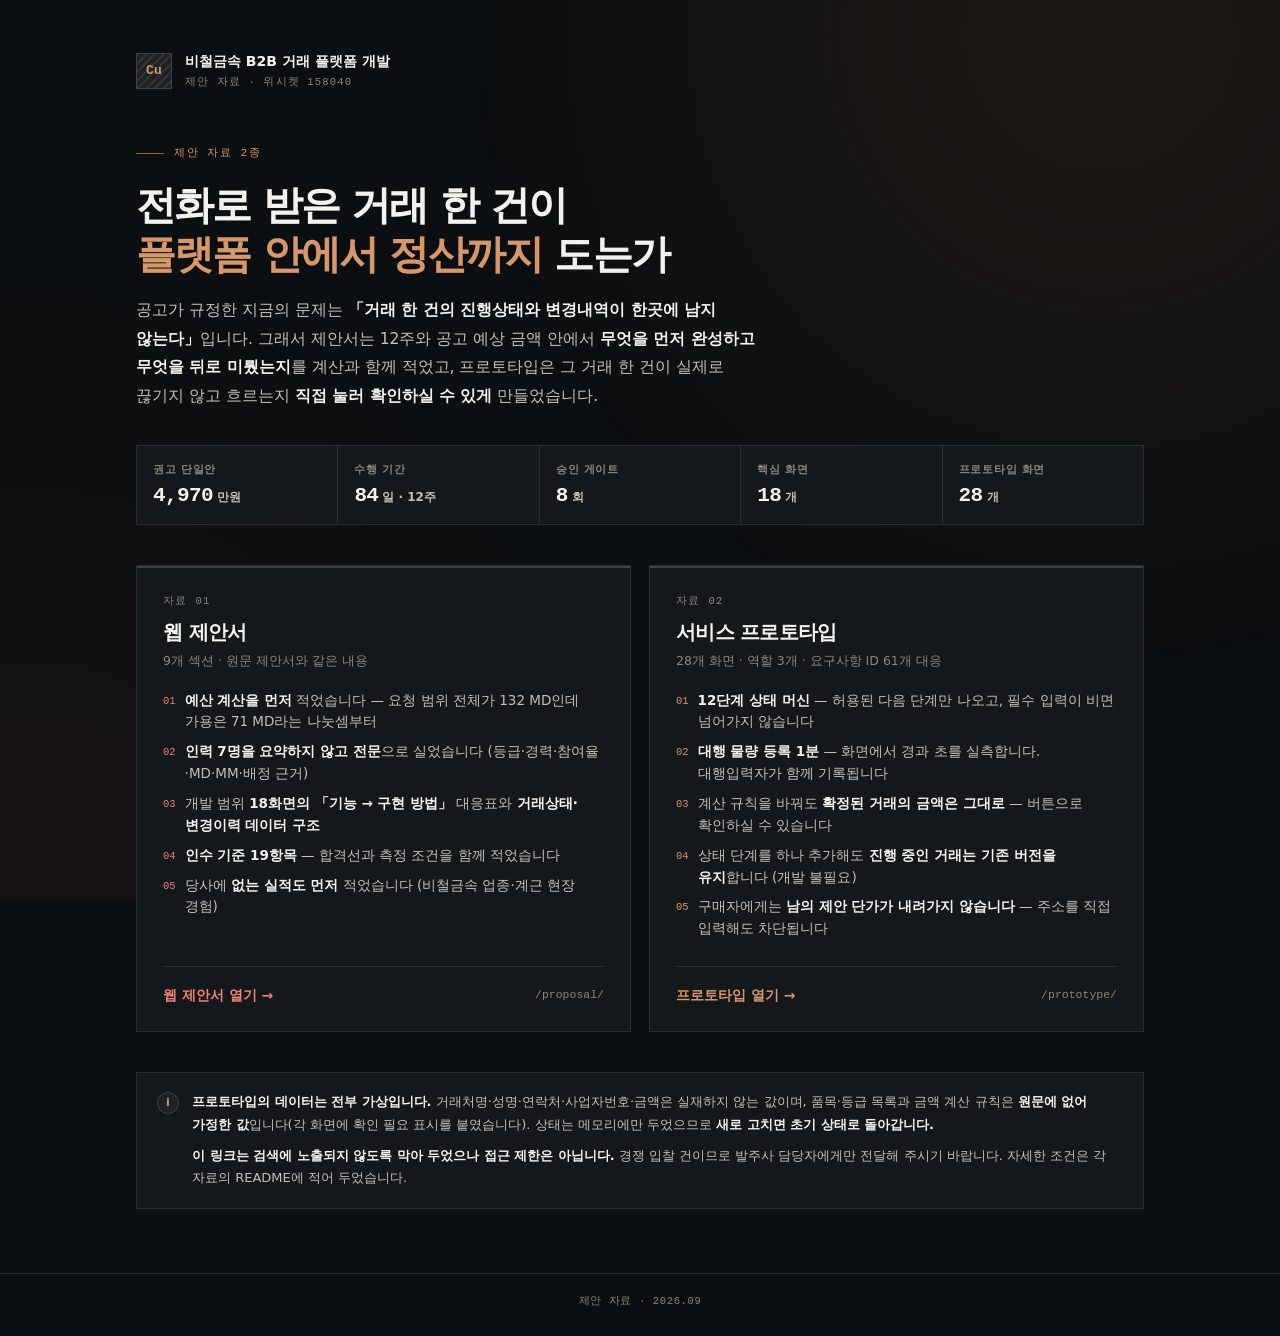
<file: index.html>
<!DOCTYPE html>
<html lang="ko">
<head>
<meta charset="utf-8">
<meta name="viewport" content="width=device-width, initial-scale=1">
<title>비철금속 B2B 거래 플랫폼 개발 — 제안 자료</title>
<meta name="robots" content="noindex, nofollow">
<meta name="color-scheme" content="dark">
<meta name="description" content="웹 제안서와 서비스 프로토타입 — 비철금속 B2B 거래 플랫폼 MVP 개발 제안 자료">
<link rel="icon" href="data:image/svg+xml,%3Csvg xmlns='http://www.w3.org/2000/svg' viewBox='0 0 32 32'%3E%3Crect width='32' height='32' fill='%2314181b'/%3E%3Crect x='4' y='4' width='24' height='24' fill='none' stroke='%23a85d2e' stroke-width='2'/%3E%3Ctext x='16' y='22' font-size='13' font-family='sans-serif' font-weight='700' fill='%23c9885a' text-anchor='middle'%3ECu%3C/text%3E%3C/svg%3E">
<style>
  *,*::before,*::after{box-sizing:border-box}
  :root{
    --bg:#0c0f11; --bg2:#14181b; --bg3:#1d2226;
    --line:#282e33; --line2:#3a4147;
    --tx:#f4f2ef; --mute:#c3bfb9; --faint:#8b857e;
    --cu:#a85d2e; --cu-lt:#d6976a;
    --sig:#d2453a; --sig-lt:#ef8078;
    --f:'Pretendard','Pretendard Variable',-apple-system,BlinkMacSystemFont,
        'Apple SD Gothic Neo','Malgun Gothic','맑은 고딕',system-ui,sans-serif;
    --m:ui-monospace,SFMono-Regular,'SF Mono',Menlo,Consolas,monospace;
  }
  html{-webkit-text-size-adjust:100%}
  body{margin:0; background:var(--bg); color:var(--mute); font-family:var(--f);
    font-size:16px; line-height:1.72; word-break:keep-all; -webkit-font-smoothing:antialiased;
    min-height:100vh; display:flex; flex-direction:column}
  body::before{content:''; position:fixed; inset:0; pointer-events:none; z-index:0; opacity:.6;
    background:radial-gradient(circle at 86% 4%,rgba(168,93,46,.20),transparent 46%),
               radial-gradient(circle at 3% 96%,rgba(210,69,58,.10),transparent 40%)}
  .wrap{position:relative; z-index:1; width:100%; max-width:1060px; margin:0 auto;
    padding:52px 26px 64px; flex:1 1 auto}

  /* 머리말 */
  .brand{display:flex; align-items:center; gap:13px; margin-bottom:44px}
  .mk{width:36px; height:36px; flex:0 0 auto; position:relative; background:var(--bg3);
    border:1px solid var(--line2); display:grid; place-items:center}
  .mk::before{content:''; position:absolute; inset:0; opacity:.55;
    background:repeating-linear-gradient(135deg,rgba(214,151,106,.24) 0 2px,transparent 2px 6px)}
  .mk b{position:relative; color:var(--cu-lt); font-family:var(--m); font-size:13px;
    font-weight:700; letter-spacing:.02em}
  .brand .t{min-width:0}
  .brand .t strong{display:block; color:var(--tx); font-size:14px; font-weight:700; line-height:1.35}
  .brand .t span{display:block; font-family:var(--m); font-size:10.5px; letter-spacing:.11em;
    color:var(--faint); margin-top:2px}

  .kicker{font-family:var(--m); font-size:11px; letter-spacing:.14em; color:var(--cu-lt);
    display:inline-flex; align-items:center; gap:10px; margin-bottom:18px}
  .kicker::before{content:''; width:28px; height:1px; background:var(--cu)}
  h1{margin:0 0 16px; color:var(--tx); font-size:clamp(26px,4.6vw,40px); line-height:1.24;
    letter-spacing:-.045em; font-weight:800}
  h1 mark{background:none; color:var(--cu-lt)}
  .lead{margin:0; font-size:15.5px; line-height:1.85; max-width:64ch}
  .lead b{color:var(--tx); font-weight:600}

  /* 요약 수치 */
  .facts{display:grid; gap:1px; background:var(--line); border:1px solid var(--line);
    grid-template-columns:repeat(auto-fit,minmax(148px,1fr)); margin:34px 0 40px}
  .facts > div{background:var(--bg2); padding:14px 16px 16px; min-width:0}
  .facts dt{font-size:10.5px; font-weight:700; letter-spacing:.07em; color:var(--faint)}
  .facts dd{margin:6px 0 0; font-family:var(--m); font-size:21px; font-weight:700;
    color:var(--tx); letter-spacing:-.03em; line-height:1.15}
  .facts dd small{font-family:var(--f); font-size:12px; font-weight:600; color:var(--mute);
    margin-left:4px; letter-spacing:0}

  /* 카드 */
  .cards{display:grid; gap:18px; grid-template-columns:repeat(auto-fit,minmax(310px,1fr))}
  .card{display:flex; flex-direction:column; background:var(--bg2);
    border:1px solid var(--line); padding:26px 26px 24px; color:inherit;
    text-decoration:none; position:relative; overflow:hidden;
    transition:border-color .3s cubic-bezier(.16,1,.3,1), transform .3s cubic-bezier(.16,1,.3,1)}
  .card::after{content:''; position:absolute; left:0; right:0; top:0; height:2px;
    background:var(--line2); transition:background .3s}
  .card:hover{transform:translateY(-3px)}
  .card.doc:hover{border-color:var(--sig)}
  .card.doc:hover::after{background:var(--sig)}
  .card.app:hover{border-color:var(--cu)}
  .card.app:hover::after{background:var(--cu)}
  .card .no{font-family:var(--m); font-size:10.5px; letter-spacing:.13em; color:var(--faint)}
  .card h2{margin:9px 0 0; color:var(--tx); font-size:20px; font-weight:800; letter-spacing:-.035em;
    line-height:1.3}
  .card .sub{margin:5px 0 0; font-size:12.5px; color:var(--faint)}
  .card ul{list-style:none; padding:0; margin:18px 0 26px; display:grid; gap:8px}
  .card li{display:flex; gap:9px; font-size:13.5px; line-height:1.62; align-items:flex-start}
  .card li i{flex:0 0 auto; font-style:normal; font-family:var(--m); font-size:10.5px;
    margin-top:3px}
  .card.doc li i{color:var(--sig-lt)}
  .card.app li i{color:var(--cu-lt)}
  .card li b{color:var(--tx); font-weight:600}
  .go{margin-top:auto; display:flex; align-items:center; justify-content:space-between;
    gap:12px; border-top:1px solid var(--line); padding-top:16px}
  .go strong{color:var(--tx); font-size:14px; font-weight:700}
  .go span{font-family:var(--m); font-size:11.5px; color:var(--faint)}
  .card.doc .go strong{color:var(--sig-lt)}
  .card.app .go strong{color:var(--cu-lt)}

  /* 맺음 */
  .note{margin-top:40px; border:1px solid var(--line); background:var(--bg2);
    padding:18px 20px; display:flex; gap:13px; align-items:flex-start}
  .note .ic{flex:0 0 auto; width:22px; height:22px; display:grid; place-items:center;
    border-radius:999px; background:var(--bg3); border:1px solid var(--line2);
    color:var(--cu-lt); font-size:11px; font-weight:800; margin-top:1px}
  .note p{margin:0; font-size:13px; line-height:1.75}
  .note p + p{margin-top:8px}
  .note b{color:var(--tx); font-weight:600}
  .foot{position:relative; z-index:1; border-top:1px solid var(--line);
    padding:18px 26px 26px; text-align:center}
  .foot p{margin:0; font-family:var(--m); font-size:10.5px; letter-spacing:.06em; color:var(--faint)}

  @media (max-width:620px){
    .wrap{padding:36px 18px 48px}
    .brand{margin-bottom:32px}
    .card{padding:22px 20px 20px}
    .facts{margin:26px 0 30px}
  }
  @media (prefers-reduced-motion:reduce){
    *{transition-duration:.001s !important}
    .card:hover{transform:none}
  }
</style>
</head>
<body>
<div class="wrap">

  <div class="brand">
    <span class="mk"><b>Cu</b></span>
    <span class="t">
      <strong>비철금속 B2B 거래 플랫폼 개발</strong>
      <span>제안 자료 · 위시켓 158040</span>
    </span>
  </div>

  <span class="kicker">제안 자료 2종</span>
  <h1>전화로 받은 거래 한 건이<br><mark>플랫폼 안에서 정산까지</mark> 도는가</h1>
  <p class="lead">
    공고가 규정한 지금의 문제는 <b>「거래 한 건의 진행상태와 변경내역이 한곳에 남지 않는다」</b>입니다.
    그래서 제안서는 12주와 공고 예상 금액 안에서 <b>무엇을 먼저 완성하고 무엇을 뒤로 미뤘는지</b>를 계산과 함께 적었고,
    프로토타입은 그 거래 한 건이 실제로 끊기지 않고 흐르는지 <b>직접 눌러 확인하실 수 있게</b> 만들었습니다.
  </p>

  <dl class="facts">
    <div><dt>권고 단일안</dt><dd>4,970<small>만원</small></dd></div>
    <div><dt>수행 기간</dt><dd>84<small>일 · 12주</small></dd></div>
    <div><dt>승인 게이트</dt><dd>8<small>회</small></dd></div>
    <div><dt>핵심 화면</dt><dd>18<small>개</small></dd></div>
    <div><dt>프로토타입 화면</dt><dd>28<small>개</small></dd></div>
  </dl>

  <div class="cards">

    <a class="card doc" href="proposal/index.html">
      <span class="no">자료 01</span>
      <h2>웹 제안서</h2>
      <p class="sub">9개 섹션 · 원문 제안서와 같은 내용</p>
      <ul>
        <li><i>01</i><span><b>예산 계산을 먼저</b> 적었습니다 — 요청 범위 전체가 132 MD인데 가용은 71 MD라는 나눗셈부터</span></li>
        <li><i>02</i><span><b>인력 7명을 요약하지 않고 전문</b>으로 실었습니다 (등급·경력·참여율·MD·MM·배정 근거)</span></li>
        <li><i>03</i><span>개발 범위 <b>18화면의 「기능 → 구현 방법」</b> 대응표와 <b>거래상태·변경이력 데이터 구조</b></span></li>
        <li><i>04</i><span><b>인수 기준 19항목</b> — 합격선과 측정 조건을 함께 적었습니다</span></li>
        <li><i>05</i><span>당사에 <b>없는 실적도 먼저</b> 적었습니다 (비철금속 업종·계근 현장 경험)</span></li>
      </ul>
      <span class="go"><strong>웹 제안서 열기 →</strong><span>/proposal/</span></span>
    </a>

    <a class="card app" href="prototype/index.html">
      <span class="no">자료 02</span>
      <h2>서비스 프로토타입</h2>
      <p class="sub">28개 화면 · 역할 3개 · 요구사항 ID 61개 대응</p>
      <ul>
        <li><i>01</i><span><b>12단계 상태 머신</b> — 허용된 다음 단계만 나오고, 필수 입력이 비면 넘어가지 않습니다</span></li>
        <li><i>02</i><span><b>대행 물량 등록 1분</b> — 화면에서 경과 초를 실측합니다. 대행입력자가 함께 기록됩니다</span></li>
        <li><i>03</i><span>계산 규칙을 바꿔도 <b>확정된 거래의 금액은 그대로</b> — 버튼으로 확인하실 수 있습니다</span></li>
        <li><i>04</i><span>상태 단계를 하나 추가해도 <b>진행 중인 거래는 기존 버전을 유지</b>합니다 (개발 불필요)</span></li>
        <li><i>05</i><span>구매자에게는 <b>남의 제안 단가가 내려가지 않습니다</b> — 주소를 직접 입력해도 차단됩니다</span></li>
      </ul>
      <span class="go"><strong>프로토타입 열기 →</strong><span>/prototype/</span></span>
    </a>

  </div>

  <div class="note">
    <span class="ic">i</span>
    <div>
      <p><b>프로토타입의 데이터는 전부 가상입니다.</b> 거래처명·성명·연락처·사업자번호·금액은 실재하지 않는 값이며, 품목·등급 목록과 금액 계산 규칙은 <b>원문에 없어 가정한 값</b>입니다(각 화면에 확인 필요 표시를 붙였습니다). 상태는 메모리에만 두었으므로 <b>새로 고치면 초기 상태로 돌아갑니다.</b></p>
      <p><b>이 링크는 검색에 노출되지 않도록 막아 두었으나 접근 제한은 아닙니다.</b> 경쟁 입찰 건이므로 발주사 담당자에게만 전달해 주시기 바랍니다. 자세한 조건은 각 자료의 README에 적어 두었습니다.</p>
    </div>
  </div>

</div>

<div class="foot"><p>제안 자료 · 2026.09</p></div>
</body>
</html>
</file>
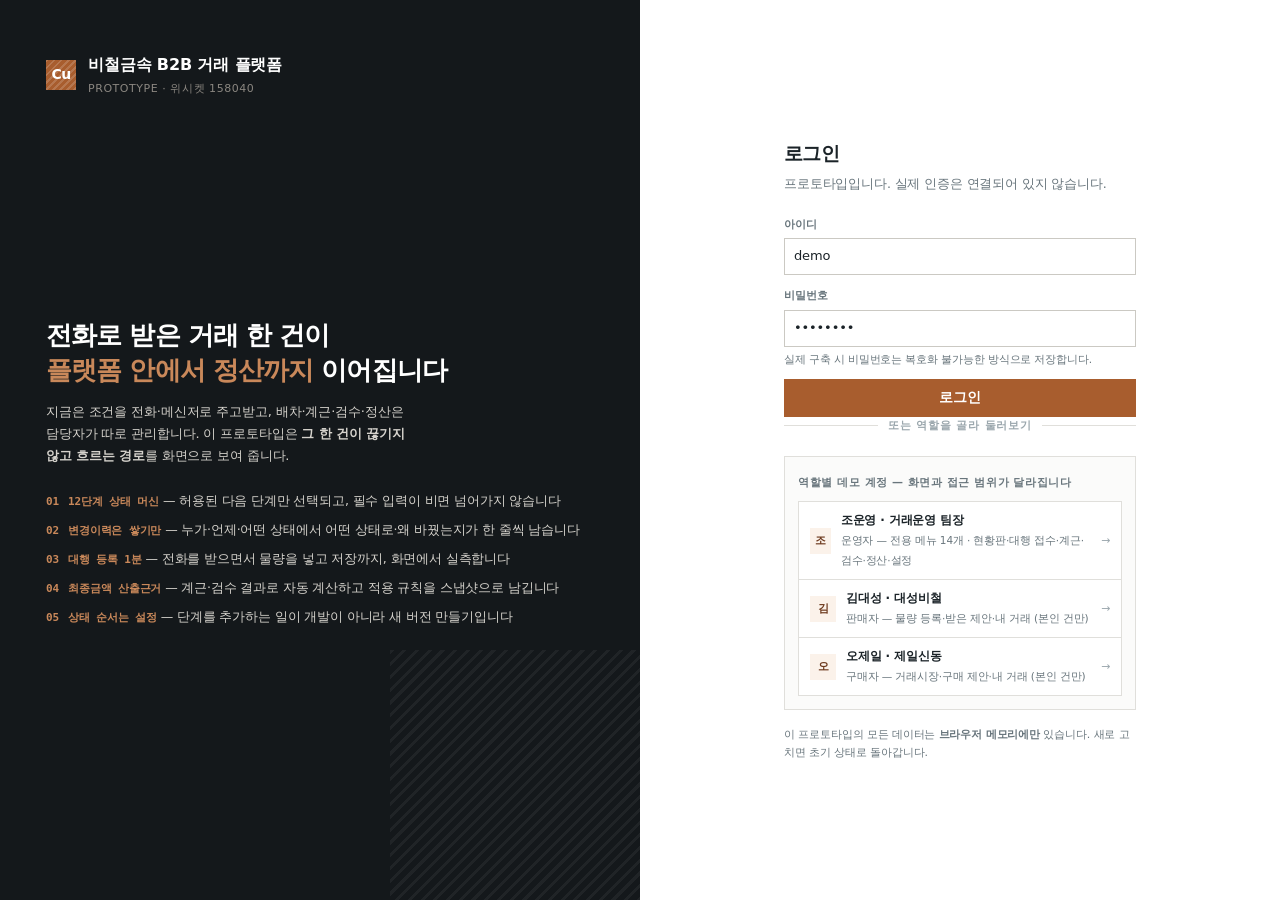
<file: prototype/index.html>
<!doctype html>
<html lang="ko">
<head>
<meta charset="utf-8">
<meta name="viewport" content="width=device-width, initial-scale=1">
<meta name="robots" content="noindex, nofollow">
<meta name="color-scheme" content="light dark">
<title>비철금속 B2B 거래 플랫폼 — 프로토타입</title>
<meta name="description" content="비철금속 B2B 거래 플랫폼 MVP 프로토타입 — 12단계 거래 상태 머신, 변경이력·증빙, 대행 1분 등록, 8단 전체 현황판, 계근·검수·최종금액 산출근거.">
<link rel="stylesheet" href="assets/style.css">
<link rel="icon" href="data:image/svg+xml,%3Csvg xmlns='http://www.w3.org/2000/svg' viewBox='0 0 32 32'%3E%3Crect width='32' height='32' fill='%2314181b'/%3E%3Crect x='4' y='4' width='24' height='24' fill='none' stroke='%23a85d2e' stroke-width='2'/%3E%3Ctext x='16' y='22' font-size='13' font-family='sans-serif' font-weight='700' fill='%23c9885a' text-anchor='middle'%3ECu%3C/text%3E%3C/svg%3E">
</head>
<body>

<div id="root"><noscript>
  <div style="padding:40px 24px;max-width:660px;margin:0 auto;font-family:system-ui,sans-serif">
    <h1 style="font-size:20px">비철금속 B2B 거래 플랫폼 — 프로토타입</h1>
    <p style="margin-top:12px;line-height:1.7;color:#3a464d">이 프로토타입은 JavaScript로 화면을 그립니다.
    브라우저에서 JavaScript를 허용해 주십시오. 실제 구축 시에는 서버가 권한을 검증한 뒤
    허용된 데이터만 API로 반환하고 화면이 이를 표시하도록 설계합니다.</p>
  </div>
</noscript></div>

<div class="ov" id="ov" hidden></div>
<div class="toasts" id="toasts" aria-live="polite" aria-atomic="false"></div>

<script src="assets/app.js"></script>
</body>
</html>
</file>
<file: prototype/assets/style.css>
/* ═══════════════════════════════════════════════════════════════
   비철금속 B2B 거래 플랫폼 — 프로토타입 (위시켓 158040)
   1. 토큰  2. 리셋  3. 셸(상단바·사이드바)  4. 컴포넌트
   5. 화면별  6. 반응형  7. 모션  8. 인쇄
   팔레트 = 그라파이트(비철 정련) + 구리(주 색상) + 스틸블루(보조)
   ═══════════════════════════════════════════════════════════════ */

/* ── 1. 토큰 ───────────────────────────────────────────────── */
/* 1층 = 원색 팔레트 (고정) · 2층 = 의미 슬롯 (다크에서 교체) */
:root{
  /* 1층 */
  --c-ink-900:#0f1417; --c-ink-800:#1b2328; --c-ink-700:#3a464d;
  --c-ink-500:#68757c; --c-ink-300:#9ba7ad;
  --c-white:#ffffff;   --c-paper:#fbfbfa;  --c-wash:#f2f2f0;
  --c-line:#e0dfdb;    --c-line-2:#cbc9c3;

  /* 구리 — 주 색상 (비철금속) */
  --c-cu-900:#3a1e11;  --c-cu-800:#6d3a1e;  --c-cu-600:#a85d2e;
  --c-cu-400:#c9885a;  --c-cu-200:#e7c4a9;  --c-cu-50:#fbf2ea;

  --c-sig:#d2453a;      --c-sig-600:#b4342a; --c-sig-50:#fdeeec;
  --c-amber:#b07309;    --c-amber-50:#fdf4e3;
  --c-green:#127a4e;    --c-green-50:#e5f4ec;
  --c-steel:#2f6db5;    --c-steel-50:#eaf1fa;

  /* 2층 — 의미 슬롯 */
  --bg:var(--c-wash);        --panel:var(--c-white);
  --panel-2:var(--c-paper);  --rail:#14181b;
  --rail-tx:#d5d2cc;         --rail-tx-dim:#8b8781;
  --rail-hair:#2a2f33;       --rail-on:var(--c-white);
  --tx:var(--c-ink-800);     --tx-2:var(--c-ink-700);
  --tx-3:var(--c-ink-500);   --tx-4:var(--c-ink-300);
  --hair:var(--c-line);      --hair-2:var(--c-line-2);
  --key:var(--c-cu-600);     --key-face:var(--c-cu-50);
  --key-tx:var(--c-cu-800);
  --act:var(--c-sig);        --act-face:var(--c-sig-50);
  --act-tx:var(--c-sig-600);
  --warn:var(--c-amber);     --warn-face:var(--c-amber-50);
  --ok:var(--c-green);       --ok-face:var(--c-green-50);
  --sec:var(--c-steel);      --sec-face:var(--c-steel-50);
  --shadow:0 1px 0 rgba(15,20,23,.04), 0 8px 24px -14px rgba(15,20,23,.24);
  --shadow-lg:0 24px 64px -24px rgba(15,20,23,.4);

  /* 타이포 */
  --f: -apple-system, BlinkMacSystemFont, "Apple SD Gothic Neo", "Pretendard",
       "Malgun Gothic", "맑은 고딕", "Noto Sans KR", system-ui, sans-serif;
  --m: ui-monospace, SFMono-Regular, "SF Mono", Menlo, Consolas, monospace;

  --rail-w:238px; --top-h:56px;
  color-scheme:light;
}

/* 다크 — ① 시스템 설정 (명시적 라이트가 아닐 때만) */
@media (prefers-color-scheme:dark){
  :root:not([data-theme="light"]){
    --bg:#0d1012; --panel:#171b1e; --panel-2:#1c2124;
    --rail:#0a0d0f; --rail-tx:#cbc7c1; --rail-tx-dim:#807b75;
    --rail-hair:#252a2e; --rail-on:#ffffff;
    --tx:#eceae6; --tx-2:#cdc9c3; --tx-3:#9c9892; --tx-4:#736f6a;
    --hair:#2b3033; --hair-2:#3a4045;
    --key:#d18a5c; --key-face:#33200f; --key-tx:#e9bd9c;
    --act:#f0736a; --act-face:#3a1c19; --act-tx:#f79c95;
    --warn:#d9a445; --warn-face:#332612;
    --ok:#3fb37c; --ok-face:#0f2a1e;
    --sec:#5f9be0; --sec-face:#132538;
    --shadow:0 1px 0 rgba(0,0,0,.3), 0 10px 28px -16px rgba(0,0,0,.7);
    --shadow-lg:0 28px 72px -26px rgba(0,0,0,.8);
    color-scheme:dark;
  }
}
/* 다크 — ② 사용자가 다크를 고른 경우 */
:root[data-theme="dark"]{
  --bg:#0c1315; --panel:#141e21; --panel-2:#182427;
  --rail:#081f21; --rail-tx:#b9d4d2; --rail-tx-dim:#5d8886;
  --rail-hair:#12383a; --rail-on:#ffffff;
  --tx:#e6eeef; --tx-2:#c2d0d2; --tx-3:#93a3a6; --tx-4:#6b7b7e;
  --hair:#243438; --hair-2:#31454a;
  --key:#4fb3ab; --key-face:#123334; --key-tx:#8fd4cd;
  --act:#f5786c; --act-face:#3a1f1d; --act-tx:#fb9a90;
  --warn:#e0a444; --warn-face:#332616;
  --ok:#48b585; --ok-face:#122c22;
  --sec:#8285e6; --sec-face:#1e1f3d;
  --shadow:0 1px 0 rgba(0,0,0,.3), 0 10px 28px -16px rgba(0,0,0,.7);
  --shadow-lg:0 28px 72px -26px rgba(0,0,0,.8);
  color-scheme:dark;
}

/* ── 2. 리셋 ───────────────────────────────────────────────── */
*,*::before,*::after{box-sizing:border-box;}
html{-webkit-text-size-adjust:100%;}
body{margin:0; background:var(--bg); color:var(--tx); font-family:var(--f);
  font-size:14px; line-height:1.6; letter-spacing:-.01em;
  -webkit-font-smoothing:antialiased;}
h1,h2,h3,h4,p,ul,ol{margin:0;} ul,ol{padding:0; list-style:none;}
button,input,select,textarea{font:inherit; color:inherit; letter-spacing:inherit;}
button{cursor:pointer; background:none; border:0; padding:0;}
a{color:inherit; text-decoration:none;}
table{border-collapse:collapse; width:100%;}
:focus-visible{outline:2px solid var(--key); outline-offset:2px;}
.n{font-family:var(--m); font-variant-numeric:tabular-nums; letter-spacing:0;}
.sr{position:absolute; width:1px; height:1px; overflow:hidden; clip:rect(0 0 0 0);}

/* ── 3. 셸 ────────────────────────────────────────────────── */
.app{display:grid; grid-template-columns:var(--rail-w) 1fr; min-height:100vh;}

/* 3.1 사이드 레일 */
.rail{background:var(--rail); color:var(--rail-tx); display:flex;
  flex-direction:column; position:sticky; top:0; height:100vh; overflow:hidden;}
.rail-hd{padding:16px 18px 14px; border-bottom:1px solid var(--rail-hair);
  display:flex; gap:11px; align-items:center; flex:0 0 auto;}
.mark{width:30px; height:30px; flex:0 0 auto; position:relative;
  background:var(--c-cu-600); display:grid; place-items:center;}
.mark::before{content:""; position:absolute; inset:0;
  background:repeating-linear-gradient(135deg, rgba(255,255,255,.16) 0 2px, transparent 2px 5px);}
.mark b{position:relative; color:#fff; font-size:14px; font-weight:800; letter-spacing:-.04em;}
.rail-hd h1{font-size:13.5px; font-weight:700; color:var(--rail-on); line-height:1.3;}
.rail-hd em{display:block; font-size:10.5px; font-style:normal; font-weight:500;
  color:var(--rail-tx-dim); letter-spacing:.04em; margin-top:2px;}
.rail-nav{flex:1 1 auto; overflow-y:auto; padding:10px 0 18px; scrollbar-width:thin;}
.rail-nav::-webkit-scrollbar{width:6px;}
.rail-nav::-webkit-scrollbar-thumb{background:var(--rail-hair);}
.g-lbl{padding:15px 18px 6px; font-size:10.5px; font-weight:700;
  color:var(--rail-tx-dim); letter-spacing:.11em;}
.g-lbl .lock{color:var(--c-sig); margin-left:4px;}
.nav-i{display:flex; align-items:center; gap:9px; width:100%; padding:8px 18px;
  font-size:13px; color:var(--rail-tx); text-align:left; position:relative;
  border-left:2px solid transparent;}
.nav-i .ic{width:15px; flex:0 0 auto; text-align:center; font-size:12.5px; opacity:.82;}
.nav-i .tt{flex:1 1 auto; min-width:0; overflow:hidden; text-overflow:ellipsis; white-space:nowrap;}
.nav-i:hover{background:rgba(255,255,255,.06); color:var(--rail-on);}
.nav-i.on{background:rgba(255,255,255,.1); color:var(--rail-on); font-weight:700;
  border-left-color:var(--c-sig);}
.nav-i.on .ic{opacity:1;}
.nav-i .m{flex:0 0 auto; font-size:9px; font-weight:700; padding:1px 5px;
  border-radius:999px; background:var(--c-sig); color:#fff; letter-spacing:.02em;}
.nav-i .cnt{flex:0 0 auto; font-family:var(--m); font-size:10px; color:var(--rail-tx-dim);}
.rail-ft{flex:0 0 auto; border-top:1px solid var(--rail-hair); padding:11px 18px 13px;
  font-size:10.5px; color:var(--rail-tx-dim); line-height:1.5;}

/* 3.2 상단바 */
.main{min-width:0; display:flex; flex-direction:column;}
.top{height:var(--top-h); flex:0 0 auto; background:var(--panel);
  border-bottom:1px solid var(--hair); display:flex; align-items:center;
  gap:10px; padding:0 18px; position:sticky; top:0; z-index:40;}
.burger{display:none; width:32px; height:32px; place-items:center;
  border:1px solid var(--hair); font-size:15px;}
.crumb{flex:1 1 auto; min-width:0; display:flex; align-items:baseline; gap:8px;}
.crumb .c1{font-size:11px; color:var(--tx-3); white-space:nowrap;}
.crumb .c2{font-size:15px; font-weight:700; overflow:hidden;
  text-overflow:ellipsis; white-space:nowrap;}
.tbtn{flex:0 0 auto; height:32px; padding:0 11px; border:1px solid var(--hair);
  background:var(--panel); font-size:12px; font-weight:600; color:var(--tx-2);
  display:flex; align-items:center; gap:6px;}
.tbtn:hover{border-color:var(--key); color:var(--key-tx); background:var(--key-face);}
.tbtn.pri{background:var(--act); border-color:var(--act); color:#fff;}
.tbtn.pri:hover{background:var(--c-sig-600); border-color:var(--c-sig-600); color:#fff;}
.site-sel{flex:0 0 auto; display:flex; align-items:center; gap:0;
  border:1px solid var(--hair); height:32px;}
.site-sel label{padding:0 9px; font-size:10.5px; font-weight:700; color:var(--tx-3);
  background:var(--panel-2); height:100%; display:flex; align-items:center;
  border-right:1px solid var(--hair); white-space:nowrap;}
.site-sel select{border:0; background:var(--panel); height:100%; padding:0 8px;
  font-size:12px; font-weight:600; max-width:170px;}
.who{flex:0 0 auto; display:flex; align-items:center; gap:8px; padding-left:4px;
  border-left:1px solid var(--hair); margin-left:2px;}
.av{width:28px; height:28px; background:var(--key-face); color:var(--key-tx);
  display:grid; place-items:center; font-size:11.5px; font-weight:800;}
.who .nm{font-size:12px; font-weight:700; line-height:1.25;}
.who .rl{display:block; font-size:10px; color:var(--tx-3); font-weight:500;}

/* 3.3 본문 */
.page{padding:20px 22px 64px; max-width:1420px; width:100%; min-width:0;}
.ph{margin-bottom:18px;}
.ph h2{font-size:21px; font-weight:800; letter-spacing:-.03em; line-height:1.25;}
.ph p{margin-top:6px; font-size:13px; color:var(--tx-3); max-width:80ch; overflow-wrap:anywhere;}
.ph .rq{margin-top:11px;}

/* ── 4. 컴포넌트 ───────────────────────────────────────────── */
/* 4.1 요구사항 배지 — 어느 요구에 대응하는 화면인지 */
.rq{display:inline-flex; align-items:baseline; gap:7px; padding:5px 10px; flex-wrap:wrap;
  background:var(--key-face); border-left:2px solid var(--key); max-width:100%;
  font-size:11.5px; color:var(--key-tx); line-height:1.5; word-break:keep-all;}
.rq b{font-weight:800; white-space:nowrap;}
.rq.act{background:var(--act-face); border-left-color:var(--act); color:var(--act-tx);}
.rq.sec{background:var(--sec-face); border-left-color:var(--sec); color:var(--sec);}

/* 4.2 카드 */
.card{background:var(--panel); border:1px solid var(--hair); box-shadow:var(--shadow); min-width:0;}
.card-hd{padding:13px 15px; border-bottom:1px solid var(--hair);
  display:flex; align-items:center; gap:10px; flex-wrap:wrap; min-width:0;}
.card-hd h3{font-size:13.5px; font-weight:700; flex:1 1 130px; min-width:0;}
.card-hd .sub{font-size:11.5px; color:var(--tx-3); font-weight:500;}
.card-bd{padding:15px; min-width:0;}
.card-bd.tight{padding:0;}

/* 4.3 KPI 타일 — 1px 그리드 */
.tiles{display:grid; gap:1px; background:var(--hair); border:1px solid var(--hair);
  grid-template-columns:repeat(auto-fit, minmax(180px,1fr)); margin-bottom:16px;}
.tile{background:var(--panel); padding:14px 15px 15px; min-width:0;}
.tile .k{font-size:10.5px; font-weight:700; color:var(--tx-3); letter-spacing:.06em;
  display:flex; align-items:center; gap:5px;}
.tile .v{display:block; margin-top:6px; font-family:var(--m); font-size:25px; font-weight:700;
  letter-spacing:-.03em; line-height:1.1;}
.tile .v small{font-size:12px; font-weight:600; color:var(--tx-3); margin-left:3px;
  font-family:var(--f);}
.tile .d{display:block; margin-top:5px; font-size:11px; color:var(--tx-3); line-height:1.5;}
.tile.hot .v{color:var(--act-tx);}
.tile.warn .v{color:var(--warn);}

/* 4.4 표 */
.tw{overflow-x:auto; max-width:100%; min-width:0;}
.t{min-width:640px; font-size:12.5px;}
.t.narrow{min-width:0;}
.t th{background:var(--panel-2); text-align:left; font-size:11px; font-weight:700;
  color:var(--tx-3); letter-spacing:.03em; padding:9px 11px; white-space:nowrap;
  border-bottom:1px solid var(--hair-2); position:sticky; top:0; z-index:2;}
.t td{padding:9px 11px; border-bottom:1px solid var(--hair); vertical-align:middle;}
.t tbody tr:hover td{background:var(--panel-2);}
.t tbody tr:last-child td{border-bottom:0;}
.t .r{text-align:right;}
.t .c{text-align:center;}
.t .nowrap{white-space:nowrap;}
.t td.na-c,.t th.na-c{min-width:198px;}
.t td b{font-weight:700;}
.t .empty{padding:34px 14px; text-align:center; color:var(--tx-3); font-size:12.5px;}
.t tr.sum td{background:var(--panel-2); font-weight:700; border-top:1px solid var(--hair-2);}
.t tr.dim td{color:var(--tx-3);}

/* 4.5 배지·상태 */
.bg{display:inline-flex; align-items:center; gap:4px; padding:2px 7px;
  border-radius:999px; font-size:10.5px; font-weight:700; white-space:nowrap;
  border:1px solid transparent;}
.bg.k{background:var(--key-face); color:var(--key-tx); border-color:var(--key);}
.bg.a{background:var(--act-face); color:var(--act-tx); border-color:var(--act);}
.bg.w{background:var(--warn-face); color:var(--warn); border-color:var(--warn);}
.bg.o{background:var(--ok-face); color:var(--ok); border-color:var(--ok);}
.bg.s{background:var(--sec-face); color:var(--sec); border-color:var(--sec);}
.bg.g{background:var(--panel-2); color:var(--tx-3); border-color:var(--hair-2);}
.dot{width:6px; height:6px; border-radius:999px; background:currentColor; flex:0 0 auto;}

/* 4.6 버튼 */
.b{display:inline-flex; align-items:center; justify-content:center; gap:6px;
  height:30px; padding:0 12px; border:1px solid var(--hair-2); background:var(--panel);
  font-size:12px; font-weight:600; color:var(--tx-2); white-space:nowrap;}
.b:hover{border-color:var(--key); color:var(--key-tx); background:var(--key-face);}
.b.pri{background:var(--key); border-color:var(--key); color:#fff;}
.b.pri:hover{background:var(--c-cu-800); border-color:var(--c-cu-800); color:#fff;}
.b.act{background:var(--act); border-color:var(--act); color:#fff;}
.b.act:hover{background:var(--c-sig-600); border-color:var(--c-sig-600); color:#fff;}
.b.sm{height:25px; padding:0 8px; font-size:11px;}
.b.lg{height:38px; padding:0 18px; font-size:13.5px;}
.b.gh{border-color:transparent; background:transparent; color:var(--key-tx);
  text-decoration:underline; text-decoration-color:var(--key-edge, currentColor);
  text-underline-offset:2px;}
.b.gh:hover{background:var(--key-face);}
.b:disabled{opacity:.45; cursor:not-allowed;}
.b:disabled:hover{border-color:var(--hair-2); background:var(--panel); color:var(--tx-2);}
.bar{display:flex; gap:7px; flex-wrap:wrap; align-items:center;}
.bar .sp{flex:1 1 auto;}

/* 4.7 필터 줄 */
.flt{display:flex; gap:1px; background:var(--hair); border:1px solid var(--hair);
  flex-wrap:wrap; margin-bottom:14px;}
.fi{background:var(--panel); padding:8px 11px; display:flex; flex-direction:column;
  gap:3px; flex:1 1 150px; min-width:0;}
.fi > span{font-size:10px; font-weight:700; color:var(--tx-3); letter-spacing:.05em;}
.fi input,.fi select{border:0; background:transparent; font-size:12.5px;
  font-weight:600; padding:1px 0; width:100%; min-width:0;}
.fi.go{flex:0 0 auto; justify-content:center; padding:8px 11px;}

/* 4.8 폼 */
.fg{display:grid; gap:12px; grid-template-columns:repeat(auto-fit,minmax(190px,1fr));}
.f{display:flex; flex-direction:column; gap:5px; min-width:0;}
.f > label{font-size:11px; font-weight:700; color:var(--tx-3);}
.f > label i{color:var(--act); font-style:normal; margin-left:2px;}
.f input,.f select,.f textarea{border:1px solid var(--hair-2); background:var(--panel);
  padding:7px 9px; font-size:13px; width:100%; min-width:0;}
.f input:focus,.f select:focus,.f textarea:focus{border-color:var(--key); outline:none;
  box-shadow:0 0 0 2px var(--key-face);}
.f .hint{font-size:10.5px; color:var(--tx-3); line-height:1.45;}
.f.wide{grid-column:1/-1;}
.chk{display:flex; align-items:center; gap:7px; font-size:12.5px; cursor:pointer;}
.chk input{width:15px; height:15px; accent-color:var(--key); flex:0 0 auto;}

/* 4.9 마스킹 셀 */
.mask{display:inline-flex; align-items:center; gap:6px;}
.mask .v{font-family:var(--m); font-size:12px; letter-spacing:.02em;}
.mask .v.hid{color:var(--tx-3);}
.eye{width:22px; height:22px; display:grid; place-items:center; flex:0 0 auto;
  border:1px solid var(--hair-2); background:var(--panel-2); font-size:10px;}
.eye:hover{border-color:var(--act); color:var(--act-tx); background:var(--act-face);}
.eye.on{border-color:var(--act); background:var(--act); color:#fff;}

/* 4.10 알림 배너 */
.note{display:flex; gap:10px; padding:12px 14px; border:1px solid var(--hair);
  background:var(--panel-2); font-size:12.5px; line-height:1.6; color:var(--tx-2); min-width:0;}
.note .ic{flex:0 0 auto; width:19px; height:19px; display:grid; place-items:center;
  font-size:11px; font-weight:800; border-radius:999px; margin-top:1px;}
.note > div{min-width:0; overflow-wrap:anywhere;}
.note b{font-weight:700; color:var(--tx);}
.note.w{background:var(--warn-face); border-color:var(--warn);}
.note.w .ic{background:var(--warn); color:#fff;}
.note.a{background:var(--act-face); border-color:var(--act);}
.note.a .ic{background:var(--act); color:#fff;}
.note.o{background:var(--ok-face); border-color:var(--ok);}
.note.o .ic{background:var(--ok); color:#fff;}
.note.k{background:var(--key-face); border-color:var(--key);}
.note.k .ic{background:var(--key); color:#fff;}
.note.s{background:var(--sec-face); border-color:var(--sec);}
.note.s .ic{background:var(--sec); color:#fff;}

/* 4.11 2열 레이아웃 */
.cols{display:grid; gap:16px; grid-template-columns:minmax(0,1fr); align-items:start;}
.cols.c21{grid-template-columns:minmax(0,2fr) minmax(0,1fr);}
.cols.c12{grid-template-columns:minmax(0,1fr) minmax(0,2fr);}
.cols.c11{grid-template-columns:repeat(2,minmax(0,1fr));}
.stack{display:grid; gap:16px; grid-template-columns:minmax(0,1fr); min-width:0;}

/* 4.12 정의 목록 */
.dl{display:grid; gap:1px; background:var(--hair); border:1px solid var(--hair);}
.dl > div{background:var(--panel); display:grid; grid-template-columns:132px minmax(0,1fr);
  gap:12px; padding:9px 13px; font-size:12.5px; min-width:0;}
.dl dt{font-weight:700; color:var(--tx-3); font-size:11.5px; min-width:0; word-break:break-word;}
.dl dd{margin:0; min-width:0; word-break:break-word;}

/* 4.13 타임라인/이력 */
.hist{display:grid; gap:0;}
.hist li{display:grid; grid-template-columns:16px 1fr; gap:11px; padding:0 0 0 0;
  position:relative;}
.hist li > .pin{width:9px; height:9px; border-radius:999px; background:var(--key);
  margin:12px 0 0 3px; position:relative; z-index:1;}
.hist li:not(:last-child)::before{content:""; position:absolute; left:7px; top:18px;
  bottom:-4px; width:1px; background:var(--hair-2);}
.hist li > div:last-child{padding:9px 0 11px; border-bottom:1px solid var(--hair); min-width:0; overflow-wrap:anywhere;}
.hist li:last-child > div:last-child{border-bottom:0;}
.hist .hh{display:flex; gap:8px; align-items:baseline; flex-wrap:wrap;}
.hist .hh b{font-size:12.5px; font-weight:700;}
.hist .hh time{font-family:var(--m); font-size:10.5px; color:var(--tx-3);}
.hist p{font-size:12px; color:var(--tx-2); margin-top:3px;}
.hist li.act > .pin{background:var(--act);}
.hist li.dim > .pin{background:var(--hair-2);}

/* 4.14 단계 진행 */
.steps{display:flex; gap:1px; background:var(--hair); border:1px solid var(--hair);
  flex-wrap:wrap;}
.steps > div{background:var(--panel); flex:1 1 120px; padding:10px 13px; min-width:0; overflow-wrap:anywhere;}
.steps .s-n{display:block; font-family:var(--m); font-size:10px; font-weight:700; color:var(--tx-4);}
.steps .s-t{display:block; font-size:12px; font-weight:700; margin-top:2px; line-height:1.3;}
.steps .s-d{display:block; font-size:10.5px; color:var(--tx-3); margin-top:3px; line-height:1.45;
  font-family:var(--m);}
.steps > div.done{background:var(--ok-face);} .steps > div.done .s-t{color:var(--ok);}
.steps > div.now{background:var(--act-face);} .steps > div.now .s-t{color:var(--act-tx);}
.steps > div.now .s-n{color:var(--act);}

/* 4.15 결재선 빌더 */
.line{display:flex; align-items:stretch; gap:0; flex-wrap:wrap;}
.ln{border:1px solid var(--hair-2); background:var(--panel); padding:9px 11px;
  min-width:132px; position:relative;}
.ln .o{font-family:var(--m); font-size:9.5px; font-weight:700; color:var(--tx-4);}
.ln .r{font-size:12px; font-weight:700; margin-top:1px;}
.ln .x{position:absolute; top:3px; right:3px; width:17px; height:17px;
  display:grid; place-items:center; font-size:11px; color:var(--tx-4);}
.ln .x:hover{color:var(--act-tx); background:var(--act-face);}
.arw{display:grid; place-items:center; padding:0 7px; color:var(--tx-4); font-size:12px;}

/* 4.16 권한 매트릭스 */
.mx{overflow-x:auto; max-width:100%; min-width:0;}
.mx table{min-width:560px; font-size:12px;}
.mx th{background:var(--panel-2); padding:8px 9px; font-size:10.5px; font-weight:700;
  color:var(--tx-3); border-bottom:1px solid var(--hair-2); white-space:nowrap;}
.mx th:first-child{text-align:left; min-width:150px;}
.mx td{padding:6px 9px; border-bottom:1px solid var(--hair); text-align:center;}
.mx td:first-child{text-align:left; font-weight:600;}
.mx td:first-child small{display:block; font-weight:400; color:var(--tx-3); font-size:10.5px;}
.mx input{width:16px; height:16px; accent-color:var(--key);}

/* 4.17 모바일 프리뷰 */
.mob{display:flex; gap:18px; flex-wrap:wrap; align-items:flex-start; min-width:0;}
.phone{flex:0 0 auto; width:330px; max-width:100%; border:1px solid var(--hair-2);
  background:var(--panel); box-shadow:var(--shadow-lg);}
.phone-t{height:30px; background:var(--rail); color:var(--rail-tx); display:flex;
  align-items:center; justify-content:space-between; padding:0 12px;
  font-family:var(--m); font-size:10px;}
.phone-b{padding:14px;}
.phone-n{height:48px; border-top:1px solid var(--hair); display:flex;}
.phone-n button{flex:1 1 0; display:grid; place-items:center; gap:1px;
  font-size:9.5px; color:var(--tx-3);}
.phone-n button.on{color:var(--key-tx); background:var(--key-face); font-weight:700;}
.phone-n button i{font-style:normal; font-size:13px;}
.big-in{display:grid; gap:9px;}
.big-in button{height:46px; border:1px solid var(--hair-2); font-size:14px;
  font-weight:700; display:flex; align-items:center; justify-content:space-between;
  padding:0 14px;}
.big-in button.go{background:var(--act); border-color:var(--act); color:#fff;}
.big-in button.done{background:var(--ok-face); border-color:var(--ok); color:var(--ok);}

/* 4.18 미니 막대 */
.bars{display:grid; gap:8px;}
.bars .row{display:grid; grid-template-columns:96px minmax(0,1fr) 68px; gap:10px;
  align-items:center; font-size:11.5px;}
.bars .lb{color:var(--tx-2); overflow:hidden; text-overflow:ellipsis; white-space:nowrap;}
.bars .tr{height:9px; background:var(--panel-2); border:1px solid var(--hair); position:relative;}
.bars .tr i{position:absolute; inset:0 auto 0 0; width:var(--w,0%); background:var(--key);
  transition:width .7s cubic-bezier(.16,1,.3,1);}
.bars .tr i.a{background:var(--act);}
.bars .tr i.w{background:var(--warn);}
.bars .vl{text-align:right; font-family:var(--m); font-weight:700;}

/* 4.19 모달 */
.ov{position:fixed; inset:0; background:rgba(10,25,28,.5); z-index:90;
  display:grid; place-items:center; padding:18px; backdrop-filter:blur(2px);}
.ov[hidden]{display:none !important;}
.md{background:var(--panel); border:1px solid var(--hair-2); box-shadow:var(--shadow-lg);
  width:100%; max-width:600px; max-height:88vh; display:flex; flex-direction:column;}
.md.wide{max-width:840px;}
.md-hd{padding:14px 16px; border-bottom:1px solid var(--hair); display:flex;
  align-items:center; gap:10px; flex:0 0 auto;}
.md-hd h3{font-size:14.5px; font-weight:700; flex:1 1 auto;}
.md-hd .x{width:26px; height:26px; display:grid; place-items:center;
  border:1px solid var(--hair); font-size:13px;}
.md-hd .x:hover{border-color:var(--act); color:var(--act-tx); background:var(--act-face);}
.md-bd{padding:16px; overflow-y:auto; flex:1 1 auto;}
.md-ft{padding:12px 16px; border-top:1px solid var(--hair); display:flex;
  gap:8px; justify-content:flex-end; flex:0 0 auto; background:var(--panel-2);}

/* 4.20 토스트 */
.toasts{position:fixed; right:16px; bottom:16px; z-index:120; display:grid;
  gap:8px; max-width:min(390px, calc(100vw - 32px));}
.toast{background:var(--panel); border:1px solid var(--hair-2); border-left:3px solid var(--key);
  box-shadow:var(--shadow-lg); padding:11px 13px; font-size:12.5px; line-height:1.55;
  animation:tin .32s cubic-bezier(.16,1,.3,1);}
.toast b{display:block; font-size:12px; font-weight:700; margin-bottom:2px;}
.toast.a{border-left-color:var(--act);} .toast.o{border-left-color:var(--ok);}
.toast.w{border-left-color:var(--warn);} .toast.s{border-left-color:var(--sec);}
@keyframes tin{from{opacity:0; transform:translateY(8px) scale(.98);} to{opacity:1;}}

/* 4.21 로그인 */
.login{min-height:100vh; display:grid; grid-template-columns:1fr 1fr;
  background:var(--panel);}
.login-l{background:var(--rail); color:var(--rail-tx); padding:52px 46px;
  display:flex; flex-direction:column; position:relative; overflow:hidden;}
.login-l::after{content:""; position:absolute; right:-90px; bottom:-90px;
  width:340px; height:340px;
  background:repeating-linear-gradient(135deg, rgba(255,255,255,.05) 0 3px, transparent 3px 9px);}
.login-l .brand{display:flex; gap:12px; align-items:center;}
.login-l .brand h1{font-size:16px; color:var(--rail-on); font-weight:700;}
.login-l .brand em{font-style:normal; display:block; font-size:11px;
  color:var(--rail-tx-dim); margin-top:2px; letter-spacing:.05em;}
.login-l .lead{margin:auto 0; position:relative; z-index:1;}
.login-l .lead h2{font-size:26px; font-weight:800; color:var(--rail-on);
  letter-spacing:-.035em; line-height:1.35;}
.login-l .lead h2 mark{background:none; color:var(--c-cu-400);}
.login-l .lead p{margin-top:12px; font-size:13px; line-height:1.7; max-width:44ch;}
.login-l .pts{margin-top:24px; display:grid; gap:9px;}
.login-l .pts div{display:flex; gap:9px; font-size:12.5px; align-items:flex-start;}
.login-l .pts b{color:var(--c-cu-400); font-family:var(--m); font-size:11px; margin-top:2px;}
.login-r{padding:52px 46px; display:flex; flex-direction:column; justify-content:center;}
.login-box{width:100%; max-width:352px; margin:0 auto;}
.login-box h3{font-size:19px; font-weight:800; letter-spacing:-.03em;}
.login-box > p{font-size:12.5px; color:var(--tx-3); margin-top:5px;}
.login-f{margin-top:22px; display:grid; gap:12px;}
.sso{height:42px; width:100%; border:1px solid var(--hair-2); display:flex;
  align-items:center; justify-content:center; gap:8px; font-size:13px; font-weight:700;}
.sso:hover{border-color:var(--key); background:var(--key-face); color:var(--key-tx);}
.or{display:flex; align-items:center; gap:10px; color:var(--tx-4); font-size:10.5px;
  font-weight:700; letter-spacing:.08em;}
.or::before,.or::after{content:""; flex:1 1 auto; height:1px; background:var(--hair);}
.demo{margin-top:22px; border:1px solid var(--hair); background:var(--panel-2); padding:13px;}
.demo > b{font-size:11px; font-weight:700; color:var(--tx-3); letter-spacing:.05em;}
.demo .ds{display:grid; gap:1px; background:var(--hair); border:1px solid var(--hair);
  margin-top:9px;}
.demo .ds button{background:var(--panel); padding:9px 11px; text-align:left;
  display:flex; gap:10px; align-items:center;}
.demo .ds button:hover{background:var(--key-face);}
.demo .ds .av{width:26px; height:26px; font-size:10.5px;}
.demo .ds .t{flex:1 1 auto; min-width:0;}
.demo .ds .t b{display:block; font-size:12px; font-weight:700;}
.demo .ds .t span{font-size:10.5px; color:var(--tx-3);}
.demo .ds .go{font-size:11px; color:var(--tx-4);}

/* 4.22 잠금 화면 (권한 없음) */
.deny{padding:52px 20px; text-align:center;}
.deny .ic{width:44px; height:44px; margin:0 auto 14px; display:grid; place-items:center;
  background:var(--act-face); color:var(--act-tx); font-size:19px;}
.deny h3{font-size:16px; font-weight:800;}
.deny p{margin-top:7px; font-size:12.5px; color:var(--tx-3); max-width:52ch;
  margin-left:auto; margin-right:auto;}

/* 4.23 코드 블록 */
.code{background:var(--rail); color:var(--rail-tx); padding:12px 14px;
  font-family:var(--m); font-size:11.5px; line-height:1.75; overflow-x:auto;
  white-space:pre;}
.code b{color:var(--c-cu-200); font-weight:700;}
.code i{color:var(--c-sig); font-style:normal;}

/* 4.24 탭 */
.tabs{display:flex; gap:0; border-bottom:1px solid var(--hair); margin-bottom:15px;
  overflow-x:auto; scrollbar-width:none;}
.tabs::-webkit-scrollbar{display:none;}
.tabs button{padding:9px 14px; font-size:12.5px; font-weight:600; color:var(--tx-3);
  border-bottom:2px solid transparent; white-space:nowrap; margin-bottom:-1px;}
.tabs button:hover{color:var(--tx);}
.tabs button.on{color:var(--key-tx); border-bottom-color:var(--key); font-weight:700;}

/* 4.25 8단 현황판 타일 — 클릭 가능 */
.tiles.board8{grid-template-columns:repeat(4,minmax(0,1fr));}
.tiles.board8 .tile{text-align:left; display:block; width:100%; transition:background .18s;}
.tiles.board8 .tile:hover{background:var(--key-face);}
.tiles.board8 .tile:hover .k{color:var(--key-tx);}
.tiles.board8 .tile .k,.tiles.board8 .tile .v,.tiles.board8 .tile .d{display:block;}

/* 4.25b 다음 조치사항 — 줄바꿈되는 배지 */
.na{display:inline-flex; align-items:flex-start; gap:5px; padding:3px 8px;
  font-size:11px; font-weight:600; line-height:1.45; border:1px solid transparent;
  max-width:100%; min-width:0; word-break:keep-all; overflow-wrap:normal;}
.na .dot{width:6px; height:6px; border-radius:999px; background:currentColor;
  flex:0 0 auto; margin-top:5px;}
.na.k{background:var(--key-face); color:var(--key-tx); border-color:var(--key);}
.na.w{background:var(--warn-face); color:var(--warn); border-color:var(--warn);}
.na.o{background:var(--ok-face); color:var(--ok); border-color:var(--ok);}
.na.a{background:var(--act-face); color:var(--act-tx); border-color:var(--act);}

/* 4.26 금액 산출근거 */
.calc{border:1px solid var(--hair); background:var(--panel);}
.calc-r{display:grid; grid-template-columns:minmax(0,1.1fr) 148px minmax(0,1fr); gap:12px;
  padding:9px 13px; border-bottom:1px solid var(--hair); font-size:12.5px; align-items:baseline;}
.calc-r:last-child{border-bottom:0;}
.calc-r .cl{color:var(--tx-2); font-weight:600; min-width:0; overflow-wrap:anywhere;}
.calc-r .cv{font-family:var(--m); font-weight:700; color:var(--tx); text-align:right; white-space:nowrap;}
.calc-r .cn{font-size:11px; color:var(--tx-3); min-width:0; overflow-wrap:anywhere;}
.calc-r.hi{background:var(--panel-2); box-shadow:inset 2px 0 0 var(--key);}
.calc-r.hi .cv{color:var(--key-tx);}
.calc-r.fin{background:var(--key-face); box-shadow:inset 3px 0 0 var(--key);}
.calc-r.fin .cl{font-weight:800; color:var(--key-tx);}
.calc-r.fin .cv{font-size:15px; color:var(--key-tx);}

/* 4.27 증빙 칩 */
.chips{display:flex; flex-wrap:wrap; gap:8px;}
.chip{display:flex; flex-direction:column; gap:1px; padding:8px 11px; min-width:0;
  border:1px solid var(--hair-2); background:var(--panel-2); position:relative; max-width:100%;}
.chip b{font-size:11.5px; font-weight:700; color:var(--key-tx);}
.chip > span{font-family:var(--m); font-size:11px; color:var(--tx-2); overflow-wrap:anywhere;}
.chip em{font-style:normal; font-size:10px; color:var(--tx-3);}
.chip .x{position:absolute; top:2px; right:2px; width:16px; height:16px; display:grid;
  place-items:center; font-size:9px; color:var(--tx-4);}
.chip .x:hover{color:var(--act-tx); background:var(--act-face);}

/* 4.28 1분 타이머 */
.qt{display:flex; align-items:baseline; gap:8px; flex-wrap:wrap; padding:11px 14px;
  border:1px solid var(--hair-2); background:var(--panel-2); margin-bottom:15px;}
.qt .k{font-size:10.5px; font-weight:700; color:var(--tx-3); letter-spacing:.05em;}
.qt b{font-family:var(--m); font-size:26px; font-weight:700; letter-spacing:-.03em;
  color:var(--tx); line-height:1; font-variant-numeric:tabular-nums;}
.qt .u{font-size:12px; color:var(--tx-3); font-weight:600;}
.qt .qt-d{flex:1 1 190px; min-width:0; font-size:11.5px; color:var(--tx-3);}
.qt.on{border-color:var(--key); background:var(--key-face);}
.qt.on b{color:var(--key-tx);}
.qt.near{border-color:var(--warn); background:var(--warn-face);}
.qt.near b{color:var(--warn);}
.qt.over{border-color:var(--act); background:var(--act-face);}
.qt.over b{color:var(--act-tx);}

/* 4.29 물량 카드 (거래시장) */
.lots{display:grid; gap:1px; background:var(--hair); border:1px solid var(--hair);
  grid-template-columns:repeat(auto-fill,minmax(285px,1fr));}
.lotc{background:var(--panel); display:flex; flex-direction:column; min-width:0;
  text-align:left; transition:background .18s;}
.lotc:hover{background:var(--panel-2);}
.lotc:focus-visible{outline:2px solid var(--key); outline-offset:-2px;}
.lotc-ph{height:96px; background:var(--rail); position:relative; display:grid;
  place-items:center; overflow:hidden; flex:0 0 auto;}
.lotc-ph::before{content:""; position:absolute; inset:0;
  background:repeating-linear-gradient(135deg, rgba(200,133,90,.22) 0 4px, transparent 4px 11px);}
.lotc-ph span{position:relative; font-family:var(--m); font-size:30px; font-weight:700;
  color:var(--c-cu-200); letter-spacing:.02em;}
.lotc-ph em{position:absolute; bottom:6px; right:9px; font-style:normal; font-family:var(--m);
  font-size:9.5px; color:var(--rail-tx-dim);}
.lotc-b{padding:12px 14px 14px; min-width:0;}
.lotc-t{display:flex; align-items:baseline; gap:8px; flex-wrap:wrap;}
.lotc-t b{font-size:13.5px; font-weight:700; min-width:0;}
.lotc-m{margin-top:4px; font-family:var(--m); font-size:10.5px; color:var(--tx-3);
  overflow-wrap:anywhere;}
.lotc-k{margin-top:11px; display:grid; gap:1px; background:var(--hair);
  border:1px solid var(--hair); grid-template-columns:repeat(2,minmax(0,1fr));}
.lotc-k span{background:var(--panel); padding:7px 8px; min-width:0;}
.lotc-k i{display:block; font-style:normal; font-size:9.5px; font-weight:700; color:var(--tx-3);
  letter-spacing:.04em;}
.lotc-k b{display:block; margin-top:2px; font-family:var(--m); font-size:12px; font-weight:700;
  overflow-wrap:anywhere;}
.lotc-k b em{font-style:normal; font-size:9.5px; font-weight:500; color:var(--tx-3);}
.lotc-f{margin-top:9px; display:flex; gap:8px; align-items:center; flex-wrap:wrap;
  font-size:11.5px; color:var(--tx-3);}
.lotc-f b{font-family:var(--m); color:var(--tx); font-weight:700;}
.lotc-f .me{padding:1px 7px; background:var(--key-face); color:var(--key-tx);
  border:1px solid var(--key-edge); font-weight:700; font-size:10.5px;}

/* 4.30 사진 갤러리 자리 */
.gal{display:grid; gap:1px; background:var(--hair); border:1px solid var(--hair);
  grid-template-columns:repeat(auto-fill,minmax(112px,1fr));}
.gi{background:var(--rail); aspect-ratio:4/3; display:grid; place-items:center;
  position:relative; overflow:hidden; min-width:0;}
.gi::before{content:""; position:absolute; inset:0;
  background:repeating-linear-gradient(135deg, rgba(200,133,90,.18) 0 3px, transparent 3px 9px);}
.gi span{position:relative; font-size:13px; font-weight:800; color:var(--c-cu-200);}
.gi em{position:absolute; bottom:4px; left:6px; font-style:normal; font-family:var(--m);
  font-size:9px; color:var(--rail-tx-dim);}

/* 4.31 「이유」 목록 */
ul.why{display:grid; gap:9px;}
ul.why li{position:relative; padding-left:15px; font-size:12.5px; line-height:1.68;
  color:var(--tx-2); overflow-wrap:anywhere;}
ul.why li::before{content:""; position:absolute; left:0; top:8px; width:6px; height:6px;
  background:var(--key);}
.cd{font-family:var(--m); font-size:.92em; background:var(--panel-2);
  border:1px solid var(--hair); padding:1px 5px; white-space:nowrap;}

/* 4.32 세로 단계 목록 (좁은 카드용) */
.steps[style*="column"] > div{flex:0 0 auto; display:grid;
  grid-template-columns:34px minmax(0,1fr) auto; gap:10px; align-items:center;}
.steps[style*="column"] .s-t{margin-top:0;}
.steps[style*="column"] .s-d{margin-top:0; text-align:right;}

/* ── 6. 반응형 ─────────────────────────────────────────────── */
@media (max-width:1120px){
  .cols.c21,.cols.c12{grid-template-columns:1fr;}
}
@media (max-width:1180px){
  .tiles.board8{grid-template-columns:repeat(2,minmax(0,1fr));}
}
@media (max-width:960px){
  :root{--rail-w:0px;}
  .app{grid-template-columns:1fr;}
  .rail{position:fixed; left:0; top:0; width:270px; z-index:80;
    transform:translateX(-100%); transition:transform .26s cubic-bezier(.16,1,.3,1);}
  .rail.open{transform:none; box-shadow:var(--shadow-lg);}
  .burger{display:grid;}
  .cols.c11{grid-template-columns:1fr;}
  .login{grid-template-columns:1fr;}
  .login-l{padding:34px 26px;}
  .login-l .lead h2{font-size:22px;}
  .login-r{padding:34px 26px;}
  .scrim{position:fixed; inset:0; background:rgba(10,25,28,.42); z-index:70;}
  .scrim[hidden]{display:none !important;}
}
@media (max-width:820px){
  .site-sel label{display:none;}
  .site-sel select{max-width:126px;}
  .crumb .c1{display:none;}
}
@media (max-width:820px){
  .calc-r{grid-template-columns:minmax(0,1fr) 128px; gap:9px;}
  .calc-r .cn{grid-column:1/-1; margin-top:1px;}
}
@media (max-width:640px){
  .page{padding:15px 13px 56px;}
  .lots{grid-template-columns:1fr;}
  .tiles.board8{grid-template-columns:1fr;}
  .lotc-k{grid-template-columns:1fr;}
  .qt b{font-size:22px;}
  .chip{width:100%;}
  .top{padding:0 12px; gap:7px;}
  .who .nm,.who .rl{display:none;}
  .ph h2{font-size:18px;}
  .tile .v{font-size:21px;}
  .dl > div{grid-template-columns:1fr; gap:2px;}
  .bars .row{grid-template-columns:74px minmax(0,1fr) 56px;}
  .tbtn span.lbl{display:none;}
  .phone{width:100%;}
  .md-ft{flex-wrap:wrap;}
  .md-ft .b{flex:1 1 auto;}
}
@media (max-width:400px){
  .flt .fi{flex-basis:100%;}
}

/* ── 7. 모션 ──────────────────────────────────────────────── */
.fade{animation:fu .34s cubic-bezier(.16,1,.3,1) both;}
@keyframes fu{from{opacity:0; transform:translateY(7px);} to{opacity:1; transform:none;}}
.pulse{animation:pl 1.1s ease-out 2;}
@keyframes pl{0%,100%{box-shadow:0 0 0 0 rgba(210,69,58,0);}
  35%{box-shadow:0 0 0 4px rgba(210,69,58,.28);}}
.flash{animation:fl 1.5s ease-out;}
@keyframes fl{0%{background:var(--act-face);} 100%{background:transparent;}}
@media (prefers-reduced-motion:reduce){
  *,*::before,*::after{animation-duration:.001s !important; animation-delay:0s !important;
    transition-duration:.001s !important;}
  .bars .tr i{transition:none !important;}
}

/* ── 8. 인쇄 ──────────────────────────────────────────────── */
@media print{
  :root{--bg:#fff; --panel:#fff; --panel-2:#fff; --tx:#000; --tx-2:#222; --tx-3:#555;
    --hair:#bbb; --hair-2:#999; color-scheme:light;}
  .rail,.top,.toasts,.ov,.scrim,.bar,.eye,.b{display:none !important;}
  .app{grid-template-columns:1fr;}
  .page{padding:0; max-width:none;}
  .card{box-shadow:none; break-inside:avoid;}
  .t{min-width:0;} .tw{overflow:visible;} .mx table{min-width:0;}
  .calc,.chips,.steps,.hist,.lots{break-inside:auto;}
  .calc-r,.chip,.hist li,.lotc{break-inside:avoid;}
  .lotc-ph,.gi{background:#eee;} .lotc-ph span,.gi span{color:#888;}
  body{font-size:10pt;}
}
</file>
